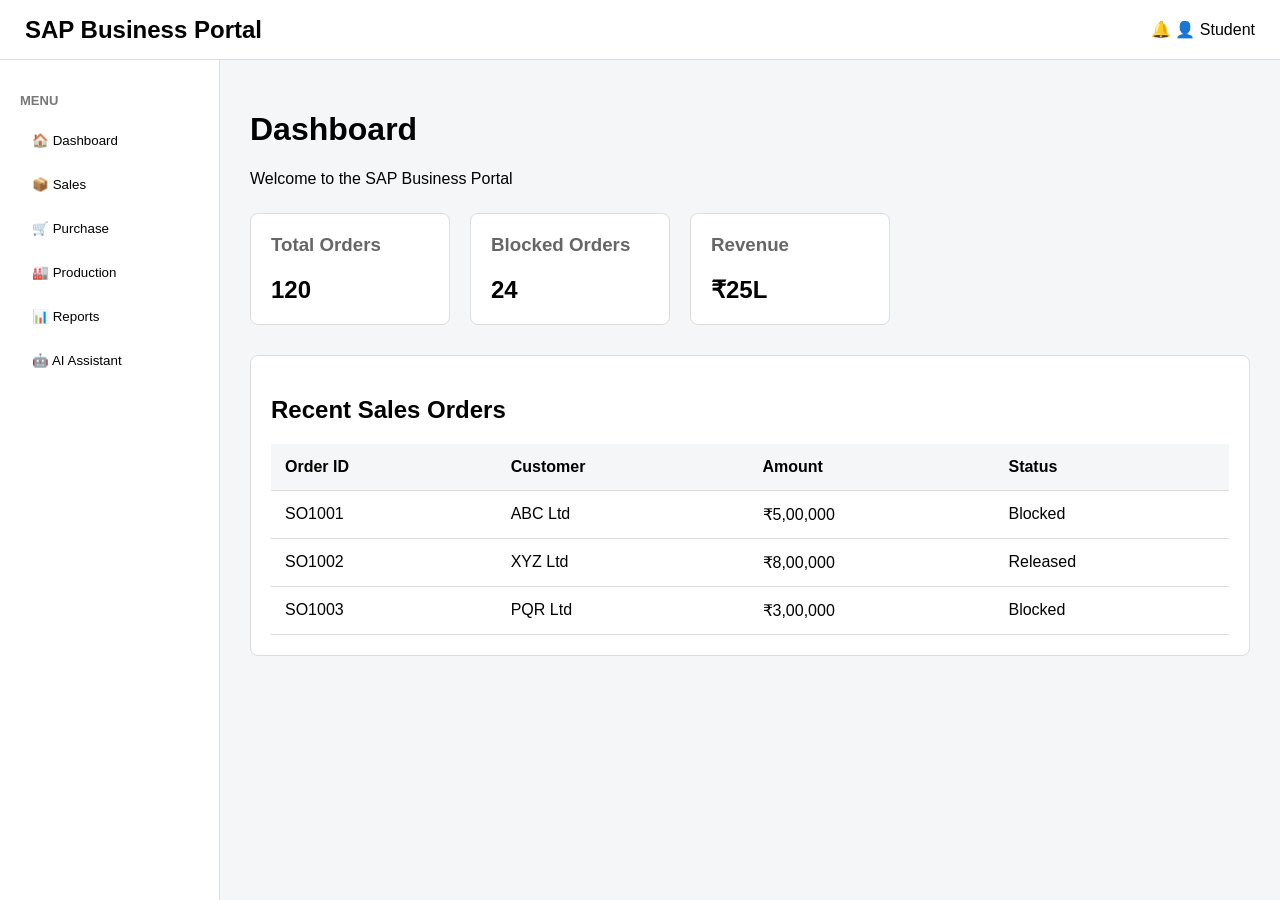
<file: index.html>
<!DOCTYPE html>
<html>

<head>
    <title>SAP Business Portal</title>
    <link rel="stylesheet" href="Style.css">
</head>

<body>

    <!-- Top Navigation -->
    <header class="topbar">
        <h2>SAP Business Portal</h2>

        <div>
            <span>🔔</span>
            <span>👤 Student</span>
        </div>
    </header>
    <!-- Main Area -->
    <div class="layout">

        <!-- Sidebar -->
        <aside class="sidebar">

            <h3>MENU</h3>

            <button>🏠 Dashboard</button>
            <button onclick="showSales()">📦 Sales</button>
            <button>🛒 Purchase</button>
            <button>🏭 Production</button>
            <button>📊 Reports</button>
            <button>🤖 AI Assistant</button>

        </aside>


        <!-- Main Content -->
        <main class="content" id="mainContent">

            <h1>Dashboard</h1>

            <p>Welcome to the SAP Business Portal</p>


            <!-- KPI Cards -->
            <div class="cards">

                <div class="card">
                    <h3>Total Orders</h3>
                    <h2>120</h2>
                </div>

                <div class="card">
                    <h3>Blocked Orders</h3>
                    <h2>24</h2>
                </div>

                <div class="card">
                    <h3>Revenue</h3>
                    <h2>₹25L</h2>
                </div>

            </div>


            <!-- Sales Orders -->
            <div class="section">

                <h2>Recent Sales Orders</h2>

                <table>

                    <tr>
                        <th>Order ID</th>
                        <th>Customer</th>
                        <th>Amount</th>
                        <th>Status</th>
                    </tr>

                    <tr>
                        <td>SO1001</td>
                        <td>ABC Ltd</td>
                        <td>₹5,00,000</td>
                        <td>Blocked</td>
                    </tr>

                    <tr>
                        <td>SO1002</td>
                        <td>XYZ Ltd</td>
                        <td>₹8,00,000</td>
                        <td>Released</td>
                    </tr>

                    <tr>
                        <td>SO1003</td>
                        <td>PQR Ltd</td>
                        <td>₹3,00,000</td>
                        <td>Blocked</td>
                    </tr>

                </table>

            </div>

        </main>

    </div>


    <script src="script.js"></script>

</body>

</html>
</file>
<file: Style.css>
* {
    box-sizing: border-box;
}

body {
    margin: 0;
    font-family: Arial, sans-serif;
    background-color: #f4f6f8;
}


/* Top Bar */

.topbar {
    height: 60px;
    background-color: #ffffff;

    display: flex;
    justify-content: space-between;
    align-items: center;

    padding: 0 25px;

    border-bottom: 1px solid #ddd;
}


/* Main Layout */

.layout {
    display: flex;
}


/* Sidebar */

.sidebar {
    width: 220px;
    min-height: calc(100vh - 60px);

    background-color: #ffffff;

    padding: 20px;
    border-right: 1px solid #ddd;
}

.sidebar h3 {
    font-size: 13px;
    color: #777;
}

.sidebar button {
    display: block;

    width: 100%;

    padding: 12px;

    margin: 5px 0;

    border: none;

    background: transparent;

    text-align: left;

    cursor: pointer;

    border-radius: 5px;
}

.sidebar button:hover {
    background-color: #f0f2f5;
}


/* Main Content */

.content {
    flex: 1;

    padding: 30px;
}


/* KPI Cards */

.cards {
    display: flex;
    gap: 20px;

    margin-top: 25px;
}

.card {
    background-color: white;

    padding: 20px;

    width: 200px;

    border-radius: 8px;

    border: 1px solid #ddd;
}

.card h3 {
    margin-top: 0;

    color: #666;
}

.card h2 {
    margin-bottom: 0;
}


/* Section */

.section {
    background-color: white;

    padding: 20px;

    margin-top: 30px;

    border-radius: 8px;

    border: 1px solid #ddd;
}


/* Table */

table {
    width: 100%;

    border-collapse: collapse;

    margin-top: 20px;
}

th,
td {
    padding: 14px;

    text-align: left;

    border-bottom: 1px solid #ddd;
}

th {
    background-color: #f5f6f7;
}
.order-details {
    background-color: white;

    padding: 20px;

    margin-top: 20px;

    border-radius: 8px;

    border: 1px solid #ddd;
}

.order-details h2 {
    margin-top: 0;
}

.actions {
    margin-top: 20px;
}

.actions button {
    padding: 12px 20px;

    margin-right: 10px;

    border: none;

    border-radius: 5px;

    cursor: pointer;
}
.credit-result {
    background-color: white;
    padding: 20px;
    margin-top: 20px;
    border-radius: 8px;
    border: 2px solid #ddd;
}

.credit-result h2 {
    margin-top: 0;
}
.ai-analysis {
    background-color: white;

    padding: 20px;

    margin-top: 20px;

    border-radius: 8px;

    border: 2px solid #ddd;
}

.ai-analysis h2 {
    margin-top: 0;
}

.ai-analysis p {
    margin: 10px 0;
}
</file>
